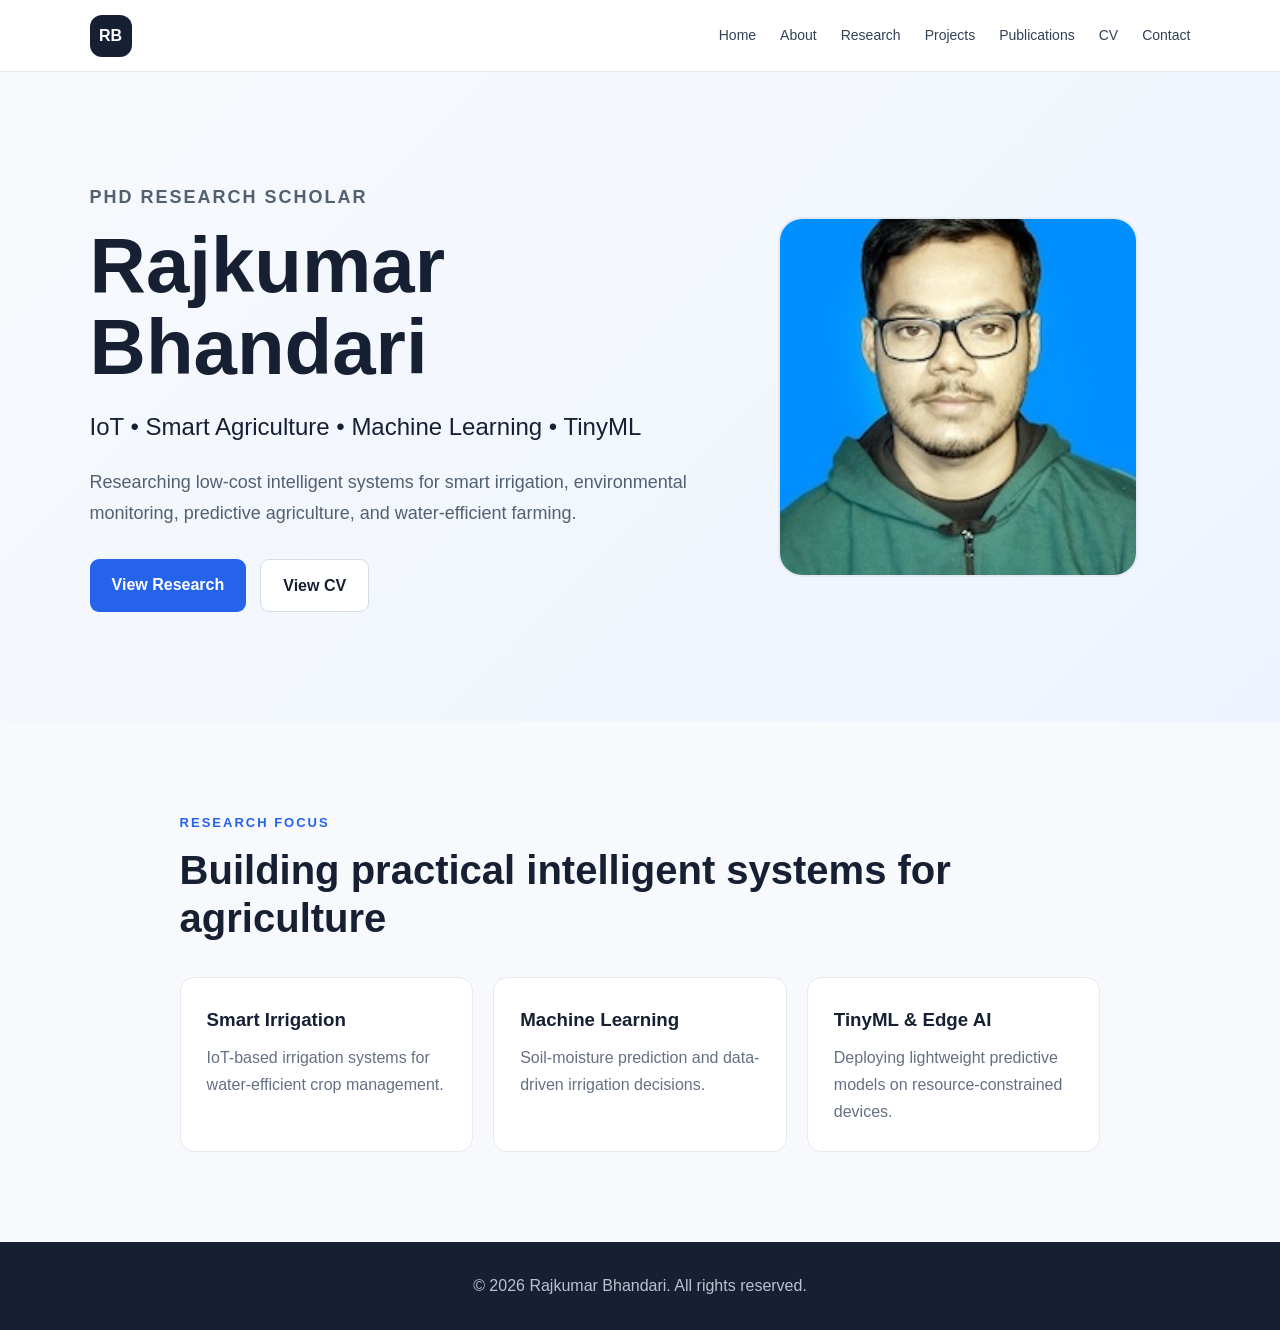
<file: index.html>
<!DOCTYPE html>
<html lang="en">
<head>
  <meta charset="UTF-8">
  <meta name="viewport" content="width=device-width, initial-scale=1.0">
  <title>Rajkumar Bhandari | Researcher</title>
  <link rel="stylesheet" href="css/style.css">
</head>
<body>
  <header class="navbar">
    <a class="logo" href="index.html">RB</a>
    <nav>
      <a href="index.html">Home</a>
      <a href="about.html">About</a>
      <a href="research.html">Research</a>
      <a href="projects.html">Projects</a>
      <a href="publications.html">Publications</a>
      <a href="cv.html">CV</a>
      <a href="contact.html">Contact</a>
    </nav>
  </header>

  <main>
    <section class="hero">
      <div>
        <p class="eyebrow">PhD Research Scholar</p>
        <h1>Rajkumar Bhandari</h1>
        <h2>IoT • Smart Agriculture • Machine Learning • TinyML</h2>
        <p>
          Researching low-cost intelligent systems for smart irrigation,
          environmental monitoring, predictive agriculture, and water-efficient farming.
        </p>
        <div class="buttons">
          <a class="button" href="research.html">View Research</a>
          <a class="button secondary" href="cv.html">View CV</a>
        </div>
      </div>
      <div class="profile-photo">
        <img src="images/phots.JPG" alt="Rajkumar Bhandari">
      </div>
    </section>

    <section class="section">
      <p class="eyebrow">Research Focus</p>
      <h2>Building practical intelligent systems for agriculture</h2>
      <div class="cards">
        <article><h3>Smart Irrigation</h3><p>IoT-based irrigation systems for water-efficient crop management.</p></article>
        <article><h3>Machine Learning</h3><p>Soil-moisture prediction and data-driven irrigation decisions.</p></article>
        <article><h3>TinyML & Edge AI</h3><p>Deploying lightweight predictive models on resource-constrained devices.</p></article>
      </div>
    </section>
  </main>

  <footer>
    <p>© 2026 Rajkumar Bhandari. All rights reserved.</p>
  </footer>
  <script src="js/script.js"></script>
</body>
</html>
</file>
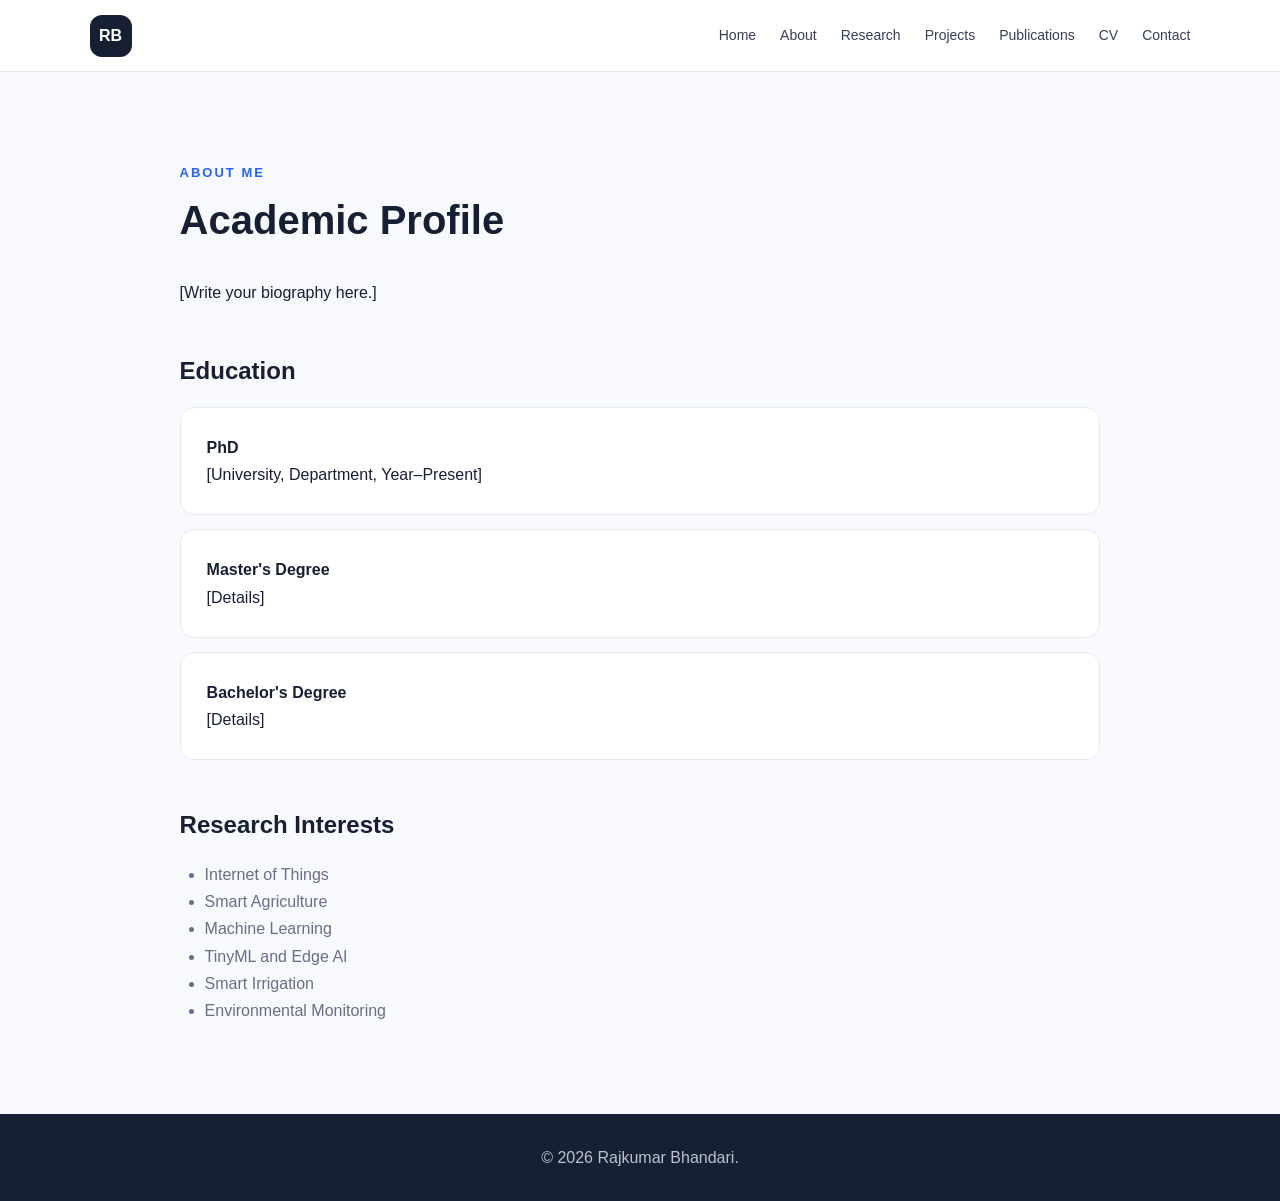
<file: about.html>
<!DOCTYPE html>
<html lang="en">
<head>
  <meta charset="UTF-8"><meta name="viewport" content="width=device-width, initial-scale=1.0">
  <title>About | Rajkumar Bhandari</title><link rel="stylesheet" href="css/style.css">
</head>
<body>
<header class="navbar"><a class="logo" href="index.html">RB</a><nav>
<a href="index.html">Home</a><a href="about.html">About</a><a href="research.html">Research</a>
<a href="projects.html">Projects</a><a href="publications.html">Publications</a><a href="cv.html">CV</a><a href="contact.html">Contact</a>
</nav></header>
<main class="page">
  <p class="eyebrow">About Me</p>
  <h1>Academic Profile</h1>
  <p>[Write your biography here.]</p>
  <h2>Education</h2><div class="timeline"><div><strong>PhD</strong><p>[University, Department, Year–Present]</p></div><div><strong>Master's Degree</strong><p>[Details]</p></div><div><strong>Bachelor's Degree</strong><p>[Details]</p></div></div>
  <h2>Research Interests</h2>
  <ul><li>Internet of Things</li><li>Smart Agriculture</li><li>Machine Learning</li><li>TinyML and Edge AI</li><li>Smart Irrigation</li><li>Environmental Monitoring</li></ul>
</main>
<footer><p>© 2026 Rajkumar Bhandari.</p></footer>
</body></html>
</file>
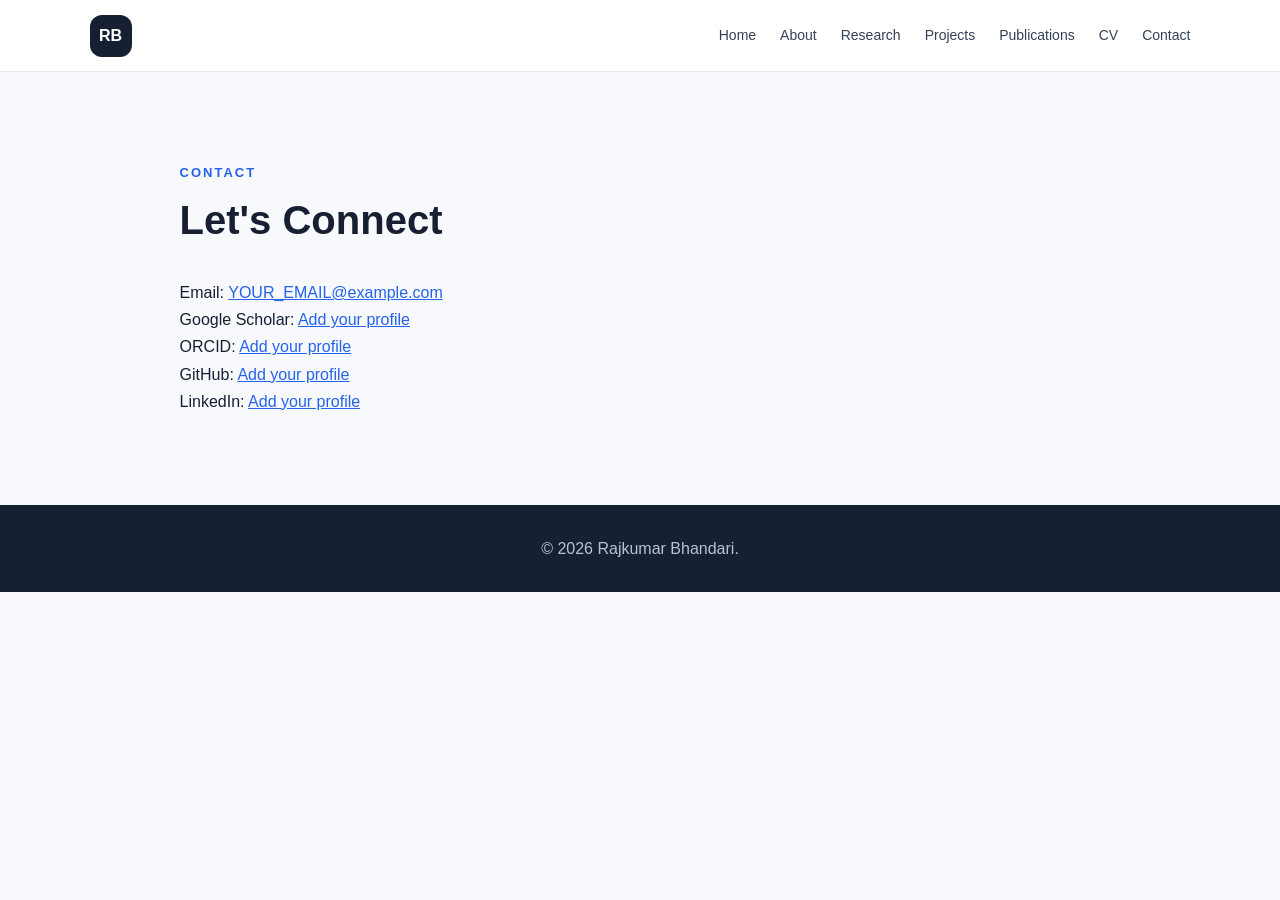
<file: contact.html>
<!DOCTYPE html>
<html lang="en">
<head><meta charset="UTF-8"><meta name="viewport" content="width=device-width, initial-scale=1.0">
<title>Contact | Rajkumar Bhandari</title><link rel="stylesheet" href="css/style.css"></head>
<body>
<header class="navbar"><a class="logo" href="index.html">RB</a><nav>
<a href="index.html">Home</a><a href="about.html">About</a><a href="research.html">Research</a><a href="projects.html">Projects</a><a href="publications.html">Publications</a><a href="cv.html">CV</a><a href="contact.html">Contact</a>
</nav></header>
<main class="page"><p class="eyebrow">Contact</p><h1>Let's Connect</h1>
<p>Email: <a href="mailto:rakumarbhandari884@gmail.com">YOUR_EMAIL@example.com</a></p>
<p>Google Scholar: <a href="https://scholar.google.com/citations?hl=en&user=RRLtZKAAAAAJ">Add your profile</a></p>
<p>ORCID: <a href="https://orcid.org/my-orcid?orcid=0009-0009-3912-4389">Add your profile</a></p>
<p>GitHub: <a href="https://github.com/rajkumarbhandari">Add your profile</a></p>
<p>LinkedIn: <a href="https://www.linkedin.com/in/rajkumar-bhandari-18884313a/">Add your profile</a></p>
</main><footer><p>© 2026 Rajkumar Bhandari.</p></footer></body></html>
</file>
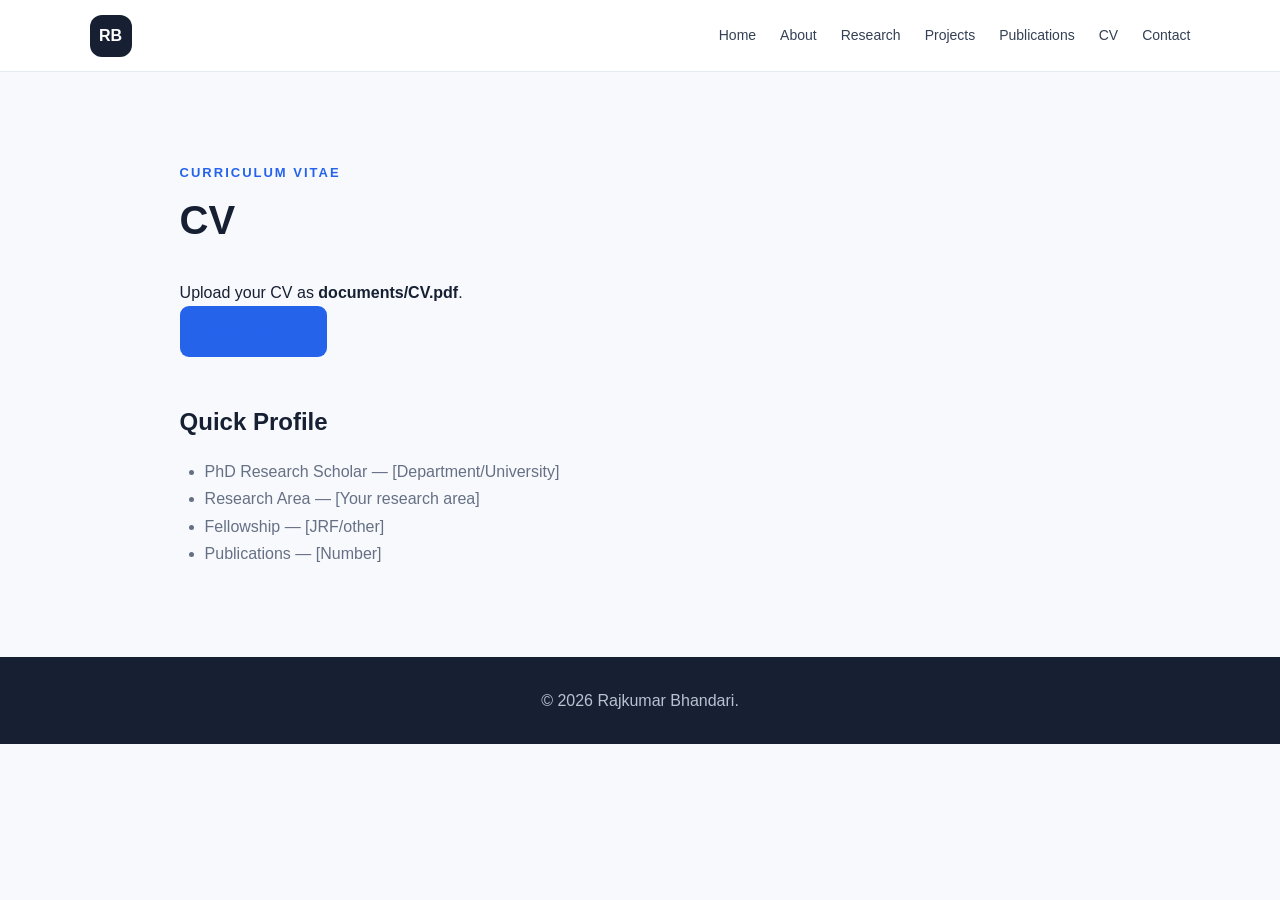
<file: cv.html>
<!DOCTYPE html>
<html lang="en">
<head><meta charset="UTF-8"><meta name="viewport" content="width=device-width, initial-scale=1.0">
<title>CV | Rajkumar Bhandari</title><link rel="stylesheet" href="css/style.css"></head>
<body>
<header class="navbar"><a class="logo" href="index.html">RB</a><nav>
<a href="index.html">Home</a><a href="about.html">About</a><a href="research.html">Research</a><a href="projects.html">Projects</a><a href="publications.html">Publications</a><a href="cv.html">CV</a><a href="contact.html">Contact</a>
</nav></header>
<main class="page"><p class="eyebrow">Curriculum Vitae</p><h1>CV</h1>
<p>Upload your CV as <strong>documents/CV.pdf</strong>.</p>
<a class="button" href="documents/CV.pdf">Download CV</a>
<h2>Quick Profile</h2><ul><li>PhD Research Scholar — [Department/University]</li><li>Research Area — [Your research area]</li><li>Fellowship — [JRF/other]</li><li>Publications — [Number]</li></ul>
</main><footer><p>© 2026 Rajkumar Bhandari.</p></footer></body></html>
</file>
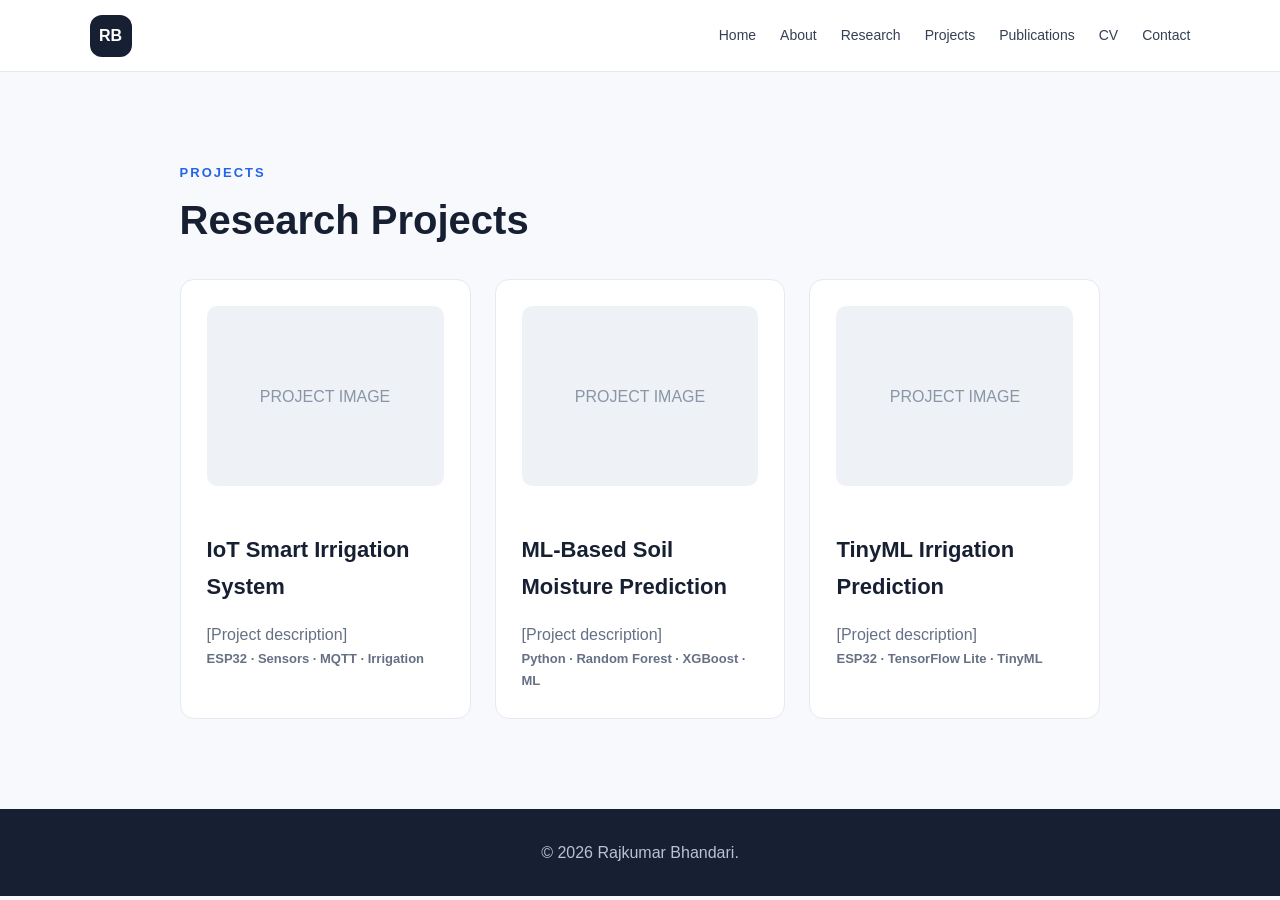
<file: projects.html>
<!DOCTYPE html>
<html lang="en">
<head><meta charset="UTF-8"><meta name="viewport" content="width=device-width, initial-scale=1.0">
<title>Projects | Rajkumar Bhandari</title><link rel="stylesheet" href="css/style.css"></head>
<body>
<header class="navbar"><a class="logo" href="index.html">RB</a><nav>
<a href="index.html">Home</a><a href="about.html">About</a><a href="research.html">Research</a><a href="projects.html">Projects</a><a href="publications.html">Publications</a><a href="cv.html">CV</a><a href="contact.html">Contact</a>
</nav></header>
<main class="page"><p class="eyebrow">Projects</p><h1>Research Projects</h1>
<div class="project-grid">
<article class="project"><div class="image-placeholder">PROJECT IMAGE</div><h2>IoT Smart Irrigation System</h2><p>[Project description]</p><p class="tags">ESP32 · Sensors · MQTT · Irrigation</p></article>
<article class="project"><div class="image-placeholder">PROJECT IMAGE</div><h2>ML-Based Soil Moisture Prediction</h2><p>[Project description]</p><p class="tags">Python · Random Forest · XGBoost · ML</p></article>
<article class="project"><div class="image-placeholder">PROJECT IMAGE</div><h2>TinyML Irrigation Prediction</h2><p>[Project description]</p><p class="tags">ESP32 · TensorFlow Lite · TinyML</p></article>
</div></main>
<footer><p>© 2026 Rajkumar Bhandari.</p></footer></body></html>
</file>
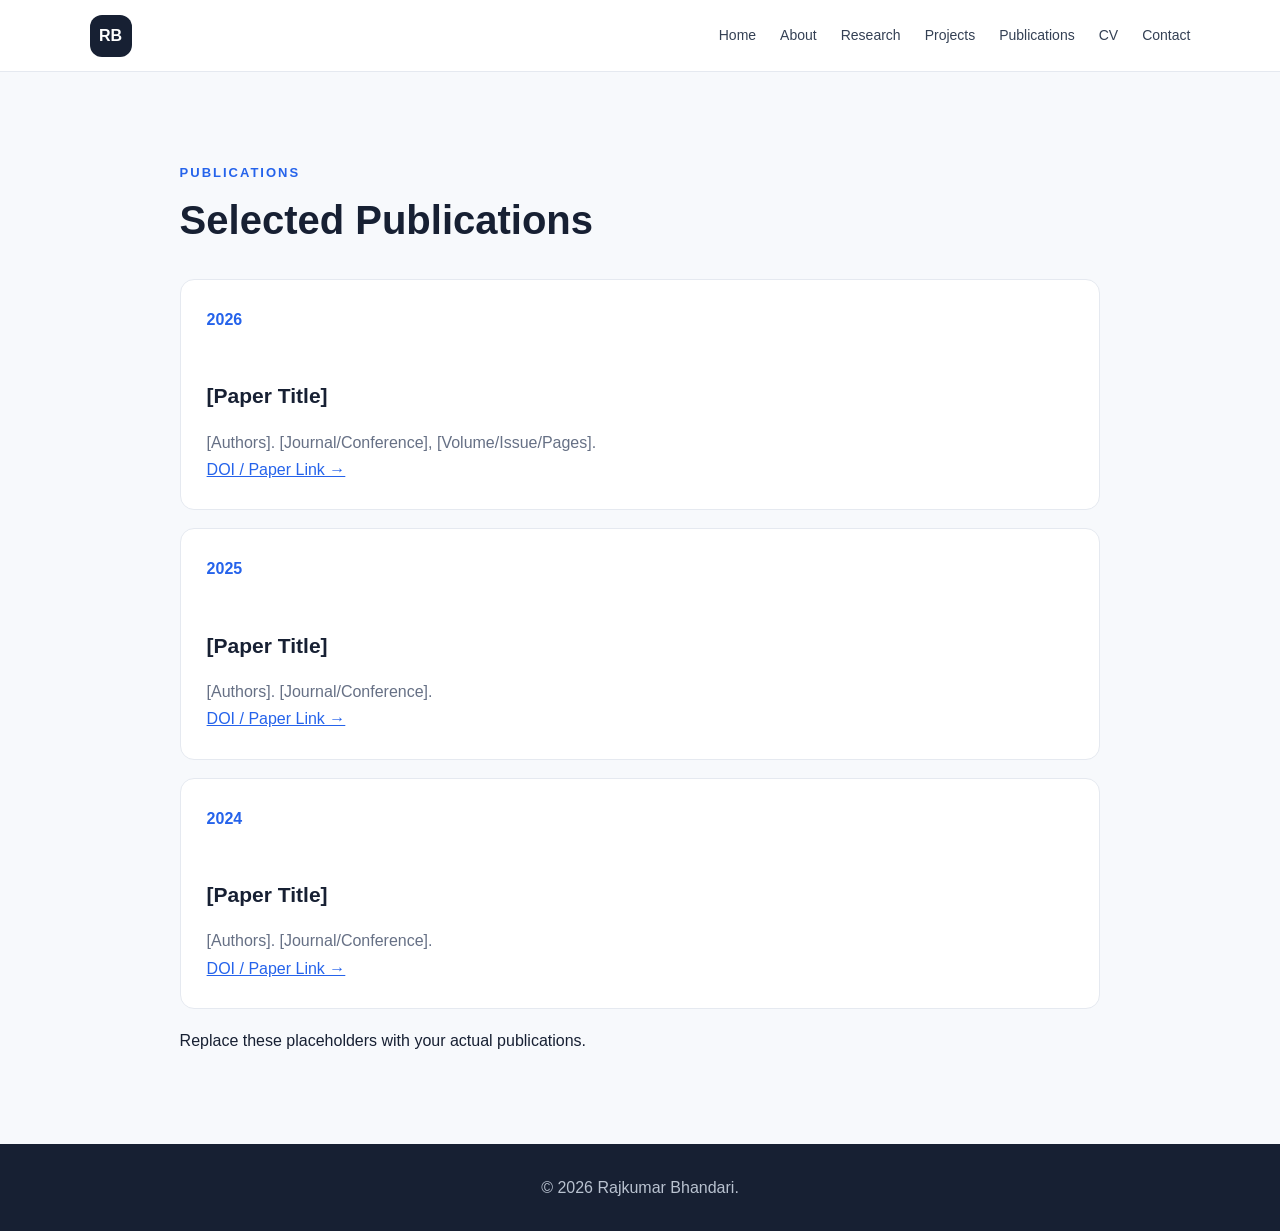
<file: publications.html>
<!DOCTYPE html>
<html lang="en">
<head><meta charset="UTF-8"><meta name="viewport" content="width=device-width, initial-scale=1.0">
<title>Publications | Rajkumar Bhandari</title><link rel="stylesheet" href="css/style.css"></head>
<body>
<header class="navbar"><a class="logo" href="index.html">RB</a><nav>
<a href="index.html">Home</a><a href="about.html">About</a><a href="research.html">Research</a><a href="projects.html">Projects</a><a href="publications.html">Publications</a><a href="cv.html">CV</a><a href="contact.html">Contact</a>
</nav></header>
<main class="page"><p class="eyebrow">Publications</p><h1>Selected Publications</h1>
<div class="publication"><span>2026</span><h2>[Paper Title]</h2><p>[Authors]. [Journal/Conference], [Volume/Issue/Pages].</p><a href="#">DOI / Paper Link →</a></div>
<div class="publication"><span>2025</span><h2>[Paper Title]</h2><p>[Authors]. [Journal/Conference].</p><a href="#">DOI / Paper Link →</a></div>
<div class="publication"><span>2024</span><h2>[Paper Title]</h2><p>[Authors]. [Journal/Conference].</p><a href="#">DOI / Paper Link →</a></div>
<p class="note">Replace these placeholders with your actual publications.</p>
</main><footer><p>© 2026 Rajkumar Bhandari.</p></footer></body></html>
</file>
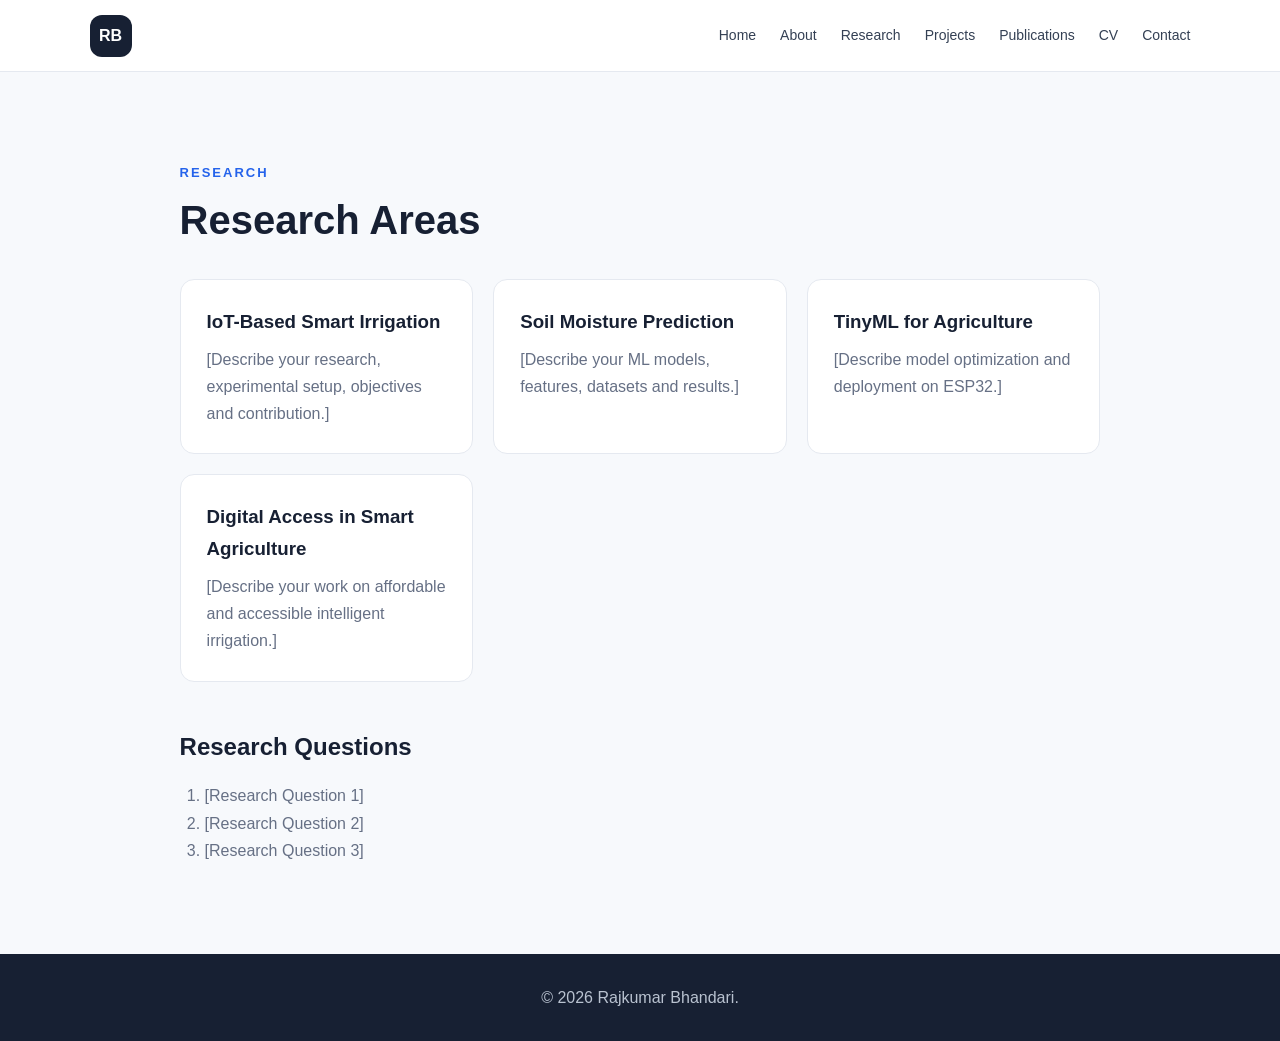
<file: research.html>
<!DOCTYPE html>
<html lang="en">
<head>
<meta charset="UTF-8"><meta name="viewport" content="width=device-width, initial-scale=1.0">
<title>Research | Rajkumar Bhandari</title><link rel="stylesheet" href="css/style.css">
</head>
<body>
<header class="navbar"><a class="logo" href="index.html">RB</a><nav>
<a href="index.html">Home</a><a href="about.html">About</a><a href="research.html">Research</a><a href="projects.html">Projects</a><a href="publications.html">Publications</a><a href="cv.html">CV</a><a href="contact.html">Contact</a>
</nav></header>
<main class="page">
<p class="eyebrow">Research</p><h1>Research Areas</h1>
<div class="cards">
<article><h3>IoT-Based Smart Irrigation</h3><p>[Describe your research, experimental setup, objectives and contribution.]</p></article>
<article><h3>Soil Moisture Prediction</h3><p>[Describe your ML models, features, datasets and results.]</p></article>
<article><h3>TinyML for Agriculture</h3><p>[Describe model optimization and deployment on ESP32.]</p></article>
<article><h3>Digital Access in Smart Agriculture</h3><p>[Describe your work on affordable and accessible intelligent irrigation.]</p></article>
</div>
<h2>Research Questions</h2><ol><li>[Research Question 1]</li><li>[Research Question 2]</li><li>[Research Question 3]</li></ol>
</main><footer><p>© 2026 Rajkumar Bhandari.</p></footer>
</body></html>
</file>
<file: css/style.css>
*{box-sizing:border-box;margin:0;padding:0}body{font-family:Arial,Helvetica,sans-serif;color:#172033;background:#f7f9fc;line-height:1.7}.navbar{height:72px;background:#fff;border-bottom:1px solid #e5e9f0;display:flex;align-items:center;justify-content:space-between;padding:0 7%;position:sticky;top:0;z-index:10}.logo{width:42px;height:42px;border-radius:12px;background:#172033;color:#fff;display:grid;place-items:center;text-decoration:none;font-weight:700}.navbar nav{display:flex;gap:24px;flex-wrap:wrap}.navbar nav a{color:#344054;text-decoration:none;font-size:14px}.navbar nav a:hover{color:#2563eb}.hero{min-height:650px;padding:90px 7%;display:grid;grid-template-columns:1.5fr 1fr;align-items:center;gap:70px;background:linear-gradient(135deg,#f7f9fc,#eef4ff)}.eyebrow{color:#2563eb;font-weight:700;text-transform:uppercase;letter-spacing:2px;font-size:13px;margin-bottom:12px}.hero h1{font-size:clamp(44px,7vw,78px);line-height:1.05;margin-bottom:18px}.hero h2{font-size:24px;font-weight:500;margin-bottom:20px}.hero p{max-width:700px;color:#526071;font-size:18px}.buttons{display:flex;gap:14px;margin-top:30px}.button{display:inline-block;background:#2563eb;color:#fff;text-decoration:none;padding:12px 22px;border-radius:9px;font-weight:700}.button.secondary{background:#fff;color:#172033;border:1px solid #d6dce5}.profile-placeholder{height:360px;border:2px dashed #b9c4d4;border-radius:24px;display:grid;place-items:center;color:#8793a5;background:#fff}.section,.page{max-width:1100px;margin:auto;padding:90px 7%}.section h2,.page h1{font-size:40px;line-height:1.2;margin-bottom:35px}.cards{display:grid;grid-template-columns:repeat(3,1fr);gap:20px}.cards article,.project,.publication,.timeline div{background:#fff;border:1px solid #e5e9f0;border-radius:14px;padding:26px}.cards h3{margin-bottom:8px}.cards p,.project p,.publication p,.page li{color:#667085}.project-grid{display:grid;grid-template-columns:repeat(3,1fr);gap:24px}.image-placeholder{height:180px;background:#eef2f7;border-radius:10px;display:grid;place-items:center;color:#8a95a5;margin-bottom:20px}.project h2{font-size:22px;margin-bottom:10px}.tags{font-size:13px;font-weight:700}.publication{margin-bottom:18px}.publication span{color:#2563eb;font-weight:700}.publication h2{font-size:21px;margin:5px 0}.publication a,.page a{color:#2563eb}.timeline{display:grid;gap:14px;margin-bottom:45px}.page h2{margin:45px 0 15px}.page ul,.page ol{padding-left:25px}footer{text-align:center;padding:30px;background:#172033;color:#b9c2d0}@media(max-width:800px){.navbar{height:auto;padding:15px 5%;align-items:flex-start}.navbar nav{gap:10px 15px;justify-content:flex-end}.hero{grid-template-columns:1fr;padding:65px 7%}.profile-placeholder{height:280px}.cards,.project-grid{grid-template-columns:1fr}.section,.page{padding:65px 7%}.hero h2{font-size:20px}}
.profile-photo {
  width: 360px;
  height: 360px;
  border-radius: 24px;
  overflow: hidden;
  background: #fff;
  border: 2px solid #e5e9f0;
}

.profile-photo img {
  width: 100%;
  height: 100%;
  object-fit: cover;
  display: block;
}
</file>
